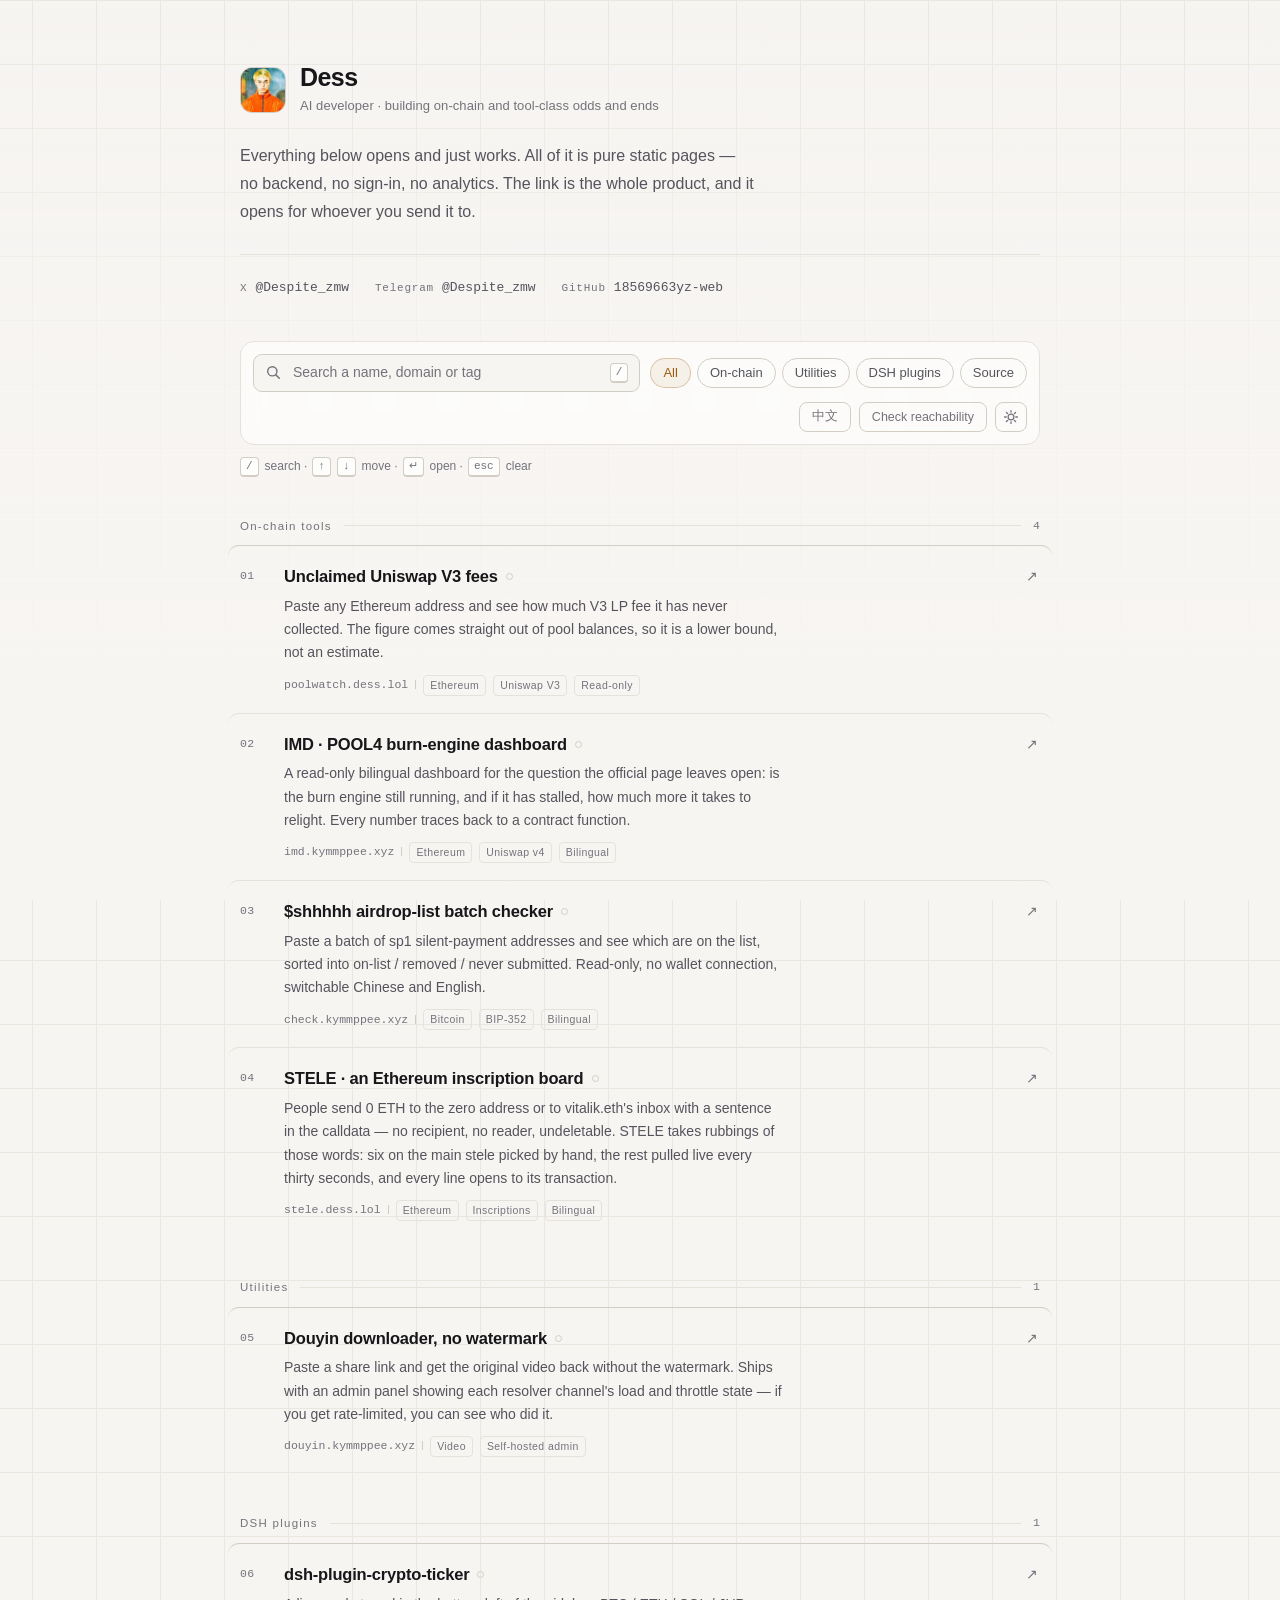
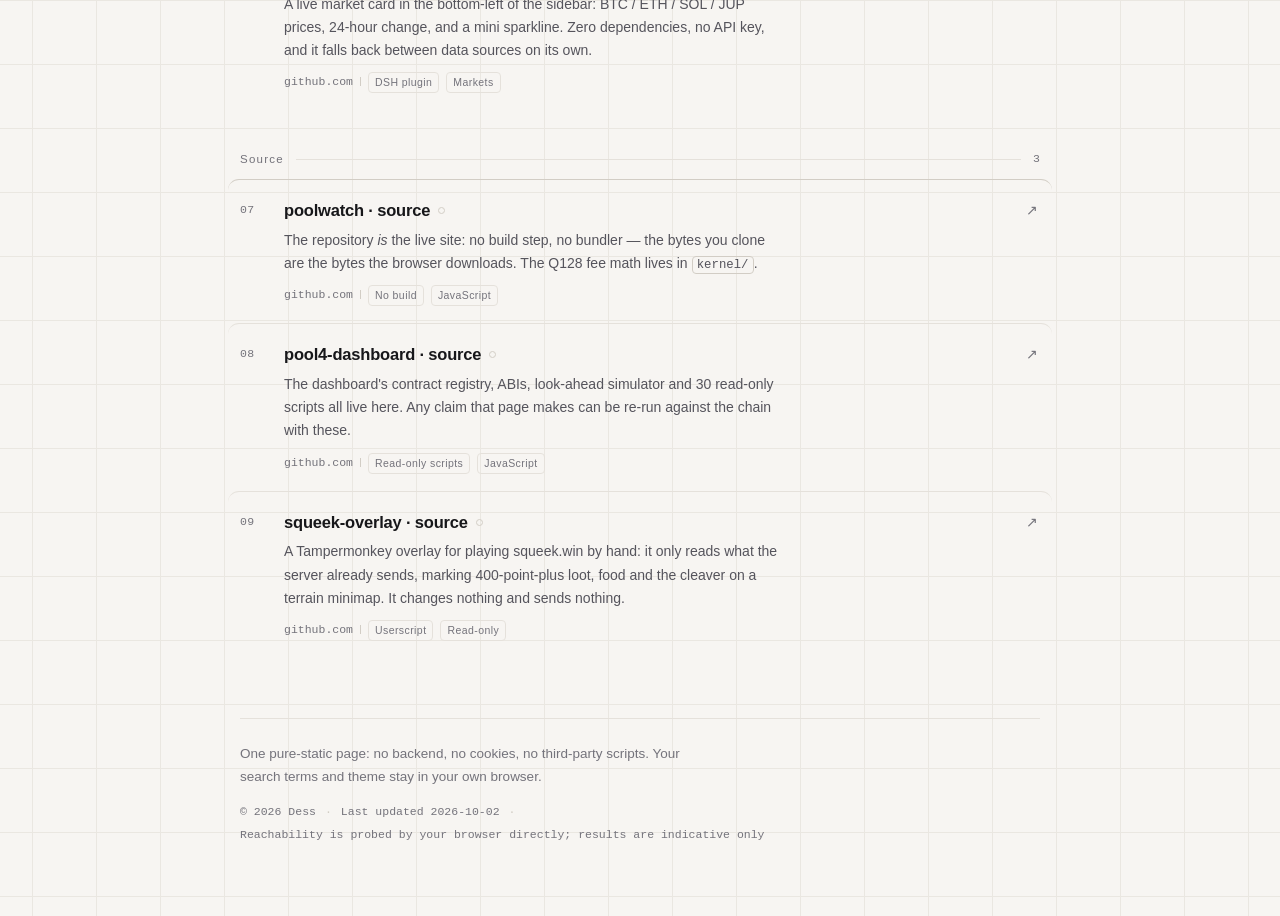
<file: index.html>
<!doctype html>
<html lang="zh-CN" data-lang="zh" data-theme="dark"
      data-doc-title-zh="Dess · 工具索引"
      data-doc-title-en="Dess · Tool Index"
      data-doc-desc-zh="Dess 做过的工具和站点：链上只读工具、实用小工具、DeepSeek Harness 插件。全部纯静态，打开就能用。"
      data-doc-desc-en="Tools and sites by Dess: read-only on-chain utilities, small practical tools, and DeepSeek Harness plugins. All pure static — open and use.">
<head>
<meta charset="utf-8">
<meta name="viewport" content="width=device-width, initial-scale=1">

<title>Dess · 工具索引</title>
<meta name="description" content="Dess 做过的工具和站点：链上只读工具、实用小工具、DeepSeek Harness 插件。全部纯静态，打开就能用。">

<link rel="canonical" href="https://dess.lol/">
<link rel="alternate" hreflang="zh-CN" href="https://dess.lol/">
<link rel="alternate" hreflang="en" href="https://dess.lol/?lang=en">
<link rel="alternate" hreflang="x-default" href="https://dess.lol/">
<meta name="color-scheme" content="dark light">
<meta name="theme-color" content="#0b0b0d" media="(prefers-color-scheme: dark)">
<meta name="theme-color" content="#f7f5f2" media="(prefers-color-scheme: light)">

<meta property="og:type" content="website">
<meta property="og:site_name" content="Dess">
<meta property="og:locale" content="zh_CN">
<meta property="og:locale:alternate" content="en_US">
<meta property="og:title" content="Dess · 工具索引">
<meta property="og:description" content="链上只读工具、实用小工具、DeepSeek Harness 插件。全部纯静态，打开就能用。">
<meta property="og:url" content="https://dess.lol/">
<meta property="og:image" content="https://dess.lol/og.png">
<meta property="og:image:width" content="1200">
<meta property="og:image:height" content="630">

<meta name="twitter:card" content="summary_large_image">
<meta name="twitter:site" content="@Despite_zmw">
<meta name="twitter:creator" content="@Despite_zmw">
<meta name="twitter:title" content="Dess · 工具索引">
<meta name="twitter:description" content="链上只读工具、实用小工具、DeepSeek Harness 插件。全部纯静态，打开就能用。">
<meta name="twitter:image" content="https://dess.lol/og.png">

<link rel="icon" href="favicon.svg" type="image/svg+xml">
<link rel="apple-touch-icon" href="favicon.svg">
<link rel="stylesheet" href="styles.css">
<script src="boot.js"></script>
</head>

<body>
<a class="skip" href="#entries"><span data-l="zh">跳到列表</span><span data-l="en">Skip to list</span></a>

<div class="page">

  <!-- ── 抬头 ─────────────────────────────────────────── -->
  <header class="masthead">
    <div class="who">
      <span class="mark" aria-hidden="true">
        <img src="avatar.jpg" alt="" width="46" height="46" decoding="async">
      </span>
      <span class="who-text">
        <h1>Dess</h1>
        <p class="role"><span data-l="zh">AI 开发者 · 做链上和工具类的小东西</span><span data-l="en">AI developer · building on-chain and tool-class odds and ends</span></p>
      </span>
    </div>

    <p class="lede"><span data-l="zh">下面每一个都能直接打开用。全部是纯静态页面——没有后端、不用登录、不埋统计。链接就是全部，分享给谁都能打开。</span><span data-l="en">Everything below opens and just works. All of it is pure static pages — no backend, no sign-in, no analytics. The link is the whole product, and it opens for whoever you send it to.</span></p>

    <nav class="contact" data-aria-zh="联系方式" data-aria-en="Contact">
      <a href="https://x.com/Despite_zmw" target="_blank" rel="me noopener">
        <span class="k">X</span><span class="v">@Despite_zmw</span>
      </a>
      <a href="https://t.me/Despite_zmw" target="_blank" rel="me noopener">
        <span class="k">Telegram</span><span class="v">@Despite_zmw</span>
      </a>
      <a href="https://github.com/18569663yz-web" target="_blank" rel="me noopener">
        <span class="k">GitHub</span><span class="v">18569663yz-web</span>
      </a>
    </nav>
  </header>

  <!-- ── 工具条 ───────────────────────────────────────── -->
  <div class="bar">
    <div class="field">
      <label class="search" for="q">
        <svg class="mag" viewBox="0 0 20 20" aria-hidden="true">
          <circle cx="8.6" cy="8.6" r="5.4" fill="none" stroke="currentColor" stroke-width="1.7"/>
          <path d="m12.8 12.8 4 4" fill="none" stroke="currentColor" stroke-width="1.7" stroke-linecap="round"/>
        </svg>
        <input id="q" type="search" autocomplete="off" spellcheck="false"
               placeholder="搜名字、域名或标签"
               aria-label="搜索站点"
               data-ph-zh="搜名字、域名或标签"   data-ph-en="Search a name, domain or tag"
               data-aria-zh="搜索站点"           data-aria-en="Search sites">
        <kbd class="hint">/</kbd>
      </label>
      <button id="clear" class="clear" type="button" hidden
              aria-label="清空搜索"
              data-aria-zh="清空搜索" data-aria-en="Clear search">×</button>
    </div>

    <div class="chips" role="group" aria-label="按分类筛选"
         data-aria-zh="按分类筛选" data-aria-en="Filter by category">
      <button class="chip" type="button" data-cat="all"   aria-pressed="true" ><span data-l="zh">全部</span><span data-l="en">All</span></button>
      <button class="chip" type="button" data-cat="chain" aria-pressed="false"><span data-l="zh">链上</span><span data-l="en">On-chain</span></button>
      <button class="chip" type="button" data-cat="tool"  aria-pressed="false"><span data-l="zh">工具</span><span data-l="en">Utilities</span></button>
      <button class="chip" type="button" data-cat="dsh"   aria-pressed="false"><span data-l="zh">DSH 插件</span><span data-l="en">DSH plugins</span></button>
      <button class="chip" type="button" data-cat="src"   aria-pressed="false"><span data-l="zh">源码</span><span data-l="en">Source</span></button>
    </div>

    <div class="bar-end">
      <button id="lang" class="ghost" type="button" aria-label="Switch language">EN</button>
      <button id="probe" class="ghost" type="button"
              title="逐个探测这些站点现在通不通"
              data-title-zh="逐个探测这些站点现在通不通"
              data-title-en="Probe each of these sites right now"><span id="probe-label">检查可达性</span></button>
      <button id="theme" class="ghost icon" type="button" aria-label="切换深浅色"
              data-aria-zh="切换深浅色" data-aria-en="Toggle light or dark mode">
        <svg class="sun" viewBox="0 0 20 20" aria-hidden="true">
          <circle cx="10" cy="10" r="3.6" fill="none" stroke="currentColor" stroke-width="1.6"/>
          <path d="M10 2v2M10 16v2M2 10h2M16 10h2M4.3 4.3l1.4 1.4M14.3 14.3l1.4 1.4M15.7 4.3l-1.4 1.4M5.7 14.3l-1.4 1.4"
                stroke="currentColor" stroke-width="1.6" stroke-linecap="round"/>
        </svg>
        <svg class="moon" viewBox="0 0 20 20" aria-hidden="true">
          <path d="M16.4 12.3A7 7 0 0 1 7.7 3.6a7 7 0 1 0 8.7 8.7Z"
                fill="none" stroke="currentColor" stroke-width="1.6" stroke-linejoin="round"/>
        </svg>
      </button>
    </div>
  </div>

  <p class="hint-line" id="hint-line">
    <span data-l="zh"><kbd>/</kbd> 搜索 · <kbd>↑</kbd><kbd>↓</kbd> 选择 · <kbd>↵</kbd> 打开 · <kbd>esc</kbd> 清空</span>
    <span data-l="en"><kbd>/</kbd> search · <kbd>↑</kbd><kbd>↓</kbd> move · <kbd>↵</kbd> open · <kbd>esc</kbd> clear</span>
  </p>

  <!-- ── 列表 ─────────────────────────────────────────── -->
  <main id="entries">

    <section class="group" data-group="chain">
      <h2 class="group-head"><span class="g-name"><span data-l="zh">链上工具</span><span data-l="en">On-chain tools</span></span><i class="g-line"></i><span class="g-count">4</span></h2>

      <a class="entry" href="https://poolwatch.dess.lol" target="_blank" rel="noopener"
         data-cat="chain"
         data-search="uniswap v3 未领取手续费 poolwatch dess.lol 以太坊 eth 链上 只读 流动性 lp"
         data-search-en="uniswap v3 unclaimed fees poolwatch dess.lol ethereum eth on-chain read-only liquidity lp">
        <span class="no">01</span>
        <span class="body">
          <span class="top">
            <span class="title"><span data-l="zh">Uniswap V3 未领取手续费</span><span data-l="en">Unclaimed Uniswap V3 fees</span></span>
            <span class="dot" data-state="unknown"></span>
          </span>
          <span class="desc"><span data-l="zh">输入任意以太坊地址，看它从没领过的 V3 LP 手续费有多少。数字直接由池子余额算出来，所以给的是下限，不是估算。</span><span data-l="en">Paste any Ethereum address and see how much V3 LP fee it has never collected. The figure comes straight out of pool balances, so it is a lower bound, not an estimate.</span></span>
          <span class="meta">
            <span class="host">poolwatch.dess.lol</span>
            <span class="tag"><span data-l="zh">以太坊</span><span data-l="en">Ethereum</span></span><span class="tag"><span data-l="zh">Uniswap V3</span><span data-l="en">Uniswap V3</span></span><span class="tag"><span data-l="zh">只读</span><span data-l="en">Read-only</span></span>
          </span>
        </span>
        <span class="go" aria-hidden="true">↗</span>
      </a>

      <a class="entry" href="https://imd.kymmppee.xyz" target="_blank" rel="noopener"
         data-cat="chain"
         data-search="imd pool4 烧毁引擎 仪表盘 kymmppee 以太坊 uniswap v4 双语 只读 burn"
         data-search-en="imd pool4 burn engine dashboard kymmppee ethereum uniswap v4 bilingual read-only burn">
        <span class="no">02</span>
        <span class="body">
          <span class="top">
            <span class="title"><span data-l="zh">IMD · POOL4 烧毁引擎仪表盘</span><span data-l="en">IMD · POOL4 burn-engine dashboard</span></span>
            <span class="dot" data-state="unknown"></span>
          </span>
          <span class="desc"><span data-l="zh">只读双语仪表盘，回答官方页面没回答的问题：烧毁引擎还在工作吗，停了的话还差多少重新点火。每个数字都能溯源到合约函数。</span><span data-l="en">A read-only bilingual dashboard for the question the official page leaves open: is the burn engine still running, and if it has stalled, how much more it takes to relight. Every number traces back to a contract function.</span></span>
          <span class="meta">
            <span class="host">imd.kymmppee.xyz</span>
            <span class="tag"><span data-l="zh">以太坊</span><span data-l="en">Ethereum</span></span><span class="tag"><span data-l="zh">Uniswap v4</span><span data-l="en">Uniswap v4</span></span><span class="tag"><span data-l="zh">中英双语</span><span data-l="en">Bilingual</span></span>
          </span>
        </span>
        <span class="go" aria-hidden="true">↗</span>
      </a>

      <a class="entry" href="https://check.kymmppee.xyz" target="_blank" rel="noopener"
         data-cat="chain"
         data-search="shhhhh 空投 名单 sp1 静默支付 比特币 bip-352 批量 查询 白名单 kymmppee check 在册 被移除"
         data-search-en="shhhhh airdrop list sp1 silent payments bitcoin bip-352 batch check whitelist kymmppee on-list removed">
        <span class="no">03</span>
        <span class="body">
          <span class="top">
            <span class="title"><span data-l="zh">$shhhhh 空投名单批量查询</span><span data-l="en">$shhhhh airdrop-list batch checker</span></span>
            <span class="dot" data-state="unknown"></span>
          </span>
          <span class="desc"><span data-l="zh">一次粘一批 sp1 静默支付地址，看哪些在名单上，按在册 / 被移除 / 没提交过分好类。只读、不连钱包，中英双语可切换。</span><span data-l="en">Paste a batch of sp1 silent-payment addresses and see which are on the list, sorted into on-list / removed / never submitted. Read-only, no wallet connection, switchable Chinese and English.</span></span>
          <span class="meta">
            <span class="host">check.kymmppee.xyz</span>
            <span class="tag"><span data-l="zh">比特币</span><span data-l="en">Bitcoin</span></span><span class="tag"><span data-l="zh">BIP-352</span><span data-l="en">BIP-352</span></span><span class="tag"><span data-l="zh">中英双语</span><span data-l="en">Bilingual</span></span>
          </span>
        </span>
        <span class="go" aria-hidden="true">↗</span>
      </a>

      <a class="entry" href="https://stele.dess.lol" target="_blank" rel="noopener"
         data-cat="chain"
         data-search="碑林 stele 以太坊 铭文 留言 零地址 vitalik 主网 链上 只读 拓片 日记 刻字 dess"
         data-search-en="stele inscription ethereum message zero address vitalik mainnet on-chain read-only rubbing diary carve dess">
        <span class="no">04</span>
        <span class="body">
          <span class="top">
            <span class="title"><span data-l="zh">碑林 · 以太坊留言看板</span><span data-l="en">STELE · an Ethereum inscription board</span></span>
            <span class="dot" data-state="unknown"></span>
          </span>
          <span class="desc"><span data-l="zh">有人往零地址、往 vitalik.eth 的收件箱转 0 ETH，把一句话塞进交易的 calldata——没有收件人、没有读者、删不掉。碑林把这些字拓下来：主碑六条是人手挑的，刻痕每三十秒补拉一次，每一条都能点开验证。</span><span data-l="en">People send 0 ETH to the zero address or to vitalik.eth's inbox with a sentence in the calldata — no recipient, no reader, undeletable. STELE takes rubbings of those words: six on the main stele picked by hand, the rest pulled live every thirty seconds, and every line opens to its transaction.</span></span>
          <span class="meta">
            <span class="host">stele.dess.lol</span>
            <span class="tag"><span data-l="zh">以太坊</span><span data-l="en">Ethereum</span></span><span class="tag"><span data-l="zh">铭文</span><span data-l="en">Inscriptions</span></span><span class="tag"><span data-l="zh">中英双语</span><span data-l="en">Bilingual</span></span>
          </span>
        </span>
        <span class="go" aria-hidden="true">↗</span>
      </a>
    </section>

    <section class="group" data-group="tool">
      <h2 class="group-head"><span class="g-name"><span data-l="zh">实用工具</span><span data-l="en">Utilities</span></span><i class="g-line"></i><span class="g-count">1</span></h2>

      <a class="entry" href="https://douyin.kymmppee.xyz" target="_blank" rel="noopener"
         data-cat="tool"
         data-search="抖音 去水印 无水印 下载 视频 douyin kymmppee 工具 nowm"
         data-search-en="douyin watermark watermark-free download video kymmppee tool nowm">
        <span class="no">05</span>
        <span class="body">
          <span class="top">
            <span class="title"><span data-l="zh">抖音无水印下载</span><span data-l="en">Douyin downloader, no watermark</span></span>
            <span class="dot" data-state="unknown"></span>
          </span>
          <span class="desc"><span data-l="zh">粘贴分享链接，直接拿到无水印的原视频。带后台，能看每条解析通道的用量和限流状态——被限了也知道是被谁限的。</span><span data-l="en">Paste a share link and get the original video back without the watermark. Ships with an admin panel showing each resolver channel's load and throttle state — if you get rate-limited, you can see who did it.</span></span>
          <span class="meta">
            <span class="host">douyin.kymmppee.xyz</span>
            <span class="tag"><span data-l="zh">视频</span><span data-l="en">Video</span></span><span class="tag"><span data-l="zh">自建后台</span><span data-l="en">Self-hosted admin</span></span>
          </span>
        </span>
        <span class="go" aria-hidden="true">↗</span>
      </a>
    </section>

    <section class="group" data-group="dsh">
      <h2 class="group-head"><span class="g-name"><span data-l="zh">DSH 插件</span><span data-l="en">DSH plugins</span></span><i class="g-line"></i><span class="g-count">1</span></h2>

      <a class="entry" href="https://github.com/18569663yz-web/dsh-plugin-crypto-ticker" target="_blank" rel="noopener"
         data-cat="dsh"
         data-search="crypto ticker 行情 插件 侧边栏 btc eth sol jup 零依赖 dsh 价格 走势图"
         data-search-en="crypto ticker markets plugin sidebar btc eth sol jup zero-dependency dsh price sparkline">
        <span class="no">06</span>
        <span class="body">
          <span class="top">
            <span class="title"><span data-l="zh">dsh-plugin-crypto-ticker</span><span data-l="en">dsh-plugin-crypto-ticker</span></span>
            <span class="dot" data-state="unknown"></span>
          </span>
          <span class="desc"><span data-l="zh">侧边栏左下角的实时行情卡片：BTC / ETH / SOL / JUP 的价格、24 小时涨跌和迷你走势。零依赖、免密钥，数据源自动降级。</span><span data-l="en">A live market card in the bottom-left of the sidebar: BTC / ETH / SOL / JUP prices, 24-hour change, and a mini sparkline. Zero dependencies, no API key, and it falls back between data sources on its own.</span></span>
          <span class="meta">
            <span class="host">github.com</span>
            <span class="tag"><span data-l="zh">DSH 插件</span><span data-l="en">DSH plugin</span></span><span class="tag"><span data-l="zh">行情</span><span data-l="en">Markets</span></span>
          </span>
        </span>
        <span class="go" aria-hidden="true">↗</span>
      </a>
    </section>

    <section class="group" data-group="src">
      <h2 class="group-head"><span class="g-name"><span data-l="zh">源码</span><span data-l="en">Source</span></span><i class="g-line"></i><span class="g-count">3</span></h2>

      <a class="entry" href="https://github.com/18569663yz-web/poolwatch" target="_blank" rel="noopener"
         data-cat="src"
         data-search="poolwatch 源码 仓库 github site app.js kernel keccak rpc v3fees"
         data-search-en="poolwatch source repository github site app.js kernel keccak rpc v3fees">
        <span class="no">07</span>
        <span class="body">
          <span class="top">
            <span class="title"><span data-l="zh">poolwatch · 源码</span><span data-l="en">poolwatch · source</span></span>
            <span class="dot" data-state="unknown"></span>
          </span>
          <span class="desc"><span data-l="zh">仓库本身就是线上站点：没有构建步骤、没有打包器，你 clone 到的字节和浏览器下载到的完全一致。手续费那套 Q128 数学在 <code>kernel/</code> 里。</span><span data-l="en">The repository <em>is</em> the live site: no build step, no bundler — the bytes you clone are the bytes the browser downloads. The Q128 fee math lives in <code>kernel/</code>.</span></span>
          <span class="meta">
            <span class="host">github.com</span>
            <span class="tag"><span data-l="zh">无构建</span><span data-l="en">No build</span></span><span class="tag"><span data-l="zh">JavaScript</span><span data-l="en">JavaScript</span></span>
          </span>
        </span>
        <span class="go" aria-hidden="true">↗</span>
      </a>

      <a class="entry" href="https://github.com/18569663yz-web/pool4-dashboard" target="_blank" rel="noopener"
         data-cat="src"
         data-search="pool4 dashboard 源码 仓库 github imd 合约 abi 双语 快照"
         data-search-en="pool4 dashboard source repository github imd contracts abi bilingual snapshot">
        <span class="no">08</span>
        <span class="body">
          <span class="top">
            <span class="title"><span data-l="zh">pool4-dashboard · 源码</span><span data-l="en">pool4-dashboard · source</span></span>
            <span class="dot" data-state="unknown"></span>
          </span>
          <span class="desc"><span data-l="zh">仪表盘的合约注册表、ABI、前瞻模拟器和 30 个只读脚本都在这里。页面上任何一条断言，都能拿这些脚本回链上重跑一遍。</span><span data-l="en">The dashboard's contract registry, ABIs, look-ahead simulator and 30 read-only scripts all live here. Any claim that page makes can be re-run against the chain with these.</span></span>
          <span class="meta">
            <span class="host">github.com</span>
            <span class="tag"><span data-l="zh">只读脚本</span><span data-l="en">Read-only scripts</span></span><span class="tag"><span data-l="zh">JavaScript</span><span data-l="en">JavaScript</span></span>
          </span>
        </span>
        <span class="go" aria-hidden="true">↗</span>
      </a>

      <a class="entry" href="https://github.com/18569663yz-web/squeek-overlay" target="_blank" rel="noopener"
         data-cat="src"
         data-search="squeek overlay 源码 仓库 github 油猴 脚本 透视 标记 squeek.win 仓鼠 游戏 小地图"
         data-search-en="squeek overlay source repository github userscript tampermonkey overlay squeek.win hamster game markers minimap">
        <span class="no">09</span>
        <span class="body">
          <span class="top">
            <span class="title"><span data-l="zh">squeek-overlay · 源码</span><span data-l="en">squeek-overlay · source</span></span>
            <span class="dot" data-state="unknown"></span>
          </span>
          <span class="desc"><span data-l="zh">给 squeek.win 手动游玩的油猴透视标记脚本：只读服务器本来就下发的数据，只标 400 分以上物品、食物和砍刀，带地形小地图。不改任何数值，不发任何请求。</span><span data-l="en">A Tampermonkey overlay for playing squeek.win by hand: it only reads what the server already sends, marking 400-point-plus loot, food and the cleaver on a terrain minimap. It changes nothing and sends nothing.</span></span>
          <span class="meta">
            <span class="host">github.com</span>
            <span class="tag"><span data-l="zh">油猴脚本</span><span data-l="en">Userscript</span></span><span class="tag"><span data-l="zh">只读</span><span data-l="en">Read-only</span></span>
          </span>
        </span>
        <span class="go" aria-hidden="true">↗</span>
      </a>
    </section>

  </main>

  <p class="none" id="none" hidden><span data-l="zh">没有匹配的条目。换个词，或者点「全部」。</span><span data-l="en">Nothing matched. Try another word, or hit “All”.</span></p>

  <!-- ── 页脚 ─────────────────────────────────────────── -->
  <footer class="foot">
    <p class="foot-note"><span data-l="zh">纯静态单页：没有后端、没有 Cookie、没有第三方脚本。搜索词和主题只存在你自己的浏览器里。</span><span data-l="en">One pure-static page: no backend, no cookies, no third-party scripts. Your search terms and theme stay in your own browser.</span></p>
    <p class="foot-meta">
      <span>© <span id="year">2026</span> Dess</span>
      <span class="sep">·</span>
      <span><span data-l="zh">最后更新 </span><span data-l="en">Last updated </span><time datetime="2026-10-02">2026-10-02</time></span>
      <span class="sep">·</span>
      <span id="probe-note"></span>
    </p>
  </footer>

</div>

<script src="app.js"></script>
</body>
</html>
</file>
<file: styles.css>
/* ============================================================================
   Dess · 工具索引
   单文件样式表。没有外部字体、没有第三方脚本、没有图片请求。
   ========================================================================== */

/* ── 设计变量 ───────────────────────────────────────────────────────────── */
:root {
  color-scheme: dark;

  --bg:            #0b0b0d;
  --bg-lift:       #121216;
  --ink:           #eceae6;
  --ink-2:         #a4a3aa;
  --ink-3:         #6c6b75;
  --line:          #1e1e25;
  --line-2:        #2c2c36;
  --grid:          #16161b;
  --accent:        #e0a45c;
  --accent-soft:   rgba(224, 164, 92, .09);
  --accent-line:   rgba(224, 164, 92, .34);
  --ok:            #63c084;
  --bad:           #d97066;

  --sans: -apple-system, BlinkMacSystemFont, "Segoe UI", "PingFang SC",
          "Hiragino Sans GB", "Microsoft YaHei", "Source Han Sans SC", sans-serif;
  --mono: ui-monospace, "SF Mono", "JetBrains Mono", "Cascadia Mono", Menlo,
          Consolas, "Liberation Mono", monospace;

  --maxw: 800px;
  --ease: cubic-bezier(.22, .61, .36, 1);
}

:root[data-theme="light"] {
  color-scheme: light;

  --bg:            #f7f5f2;
  --bg-lift:       #fdfdfc;
  --ink:           #17171a;
  --ink-2:         #55545c;
  --ink-3:         #74737b;
  --line:          #e5e1db;
  --line-2:        #d2cdc5;
  --grid:          #eae7e1;
  --accent:        #9d5c0c;
  --accent-soft:   rgba(157, 92, 12, .07);
  --accent-line:   rgba(157, 92, 12, .30);
  --ok:            #2f8f4e;
  --bad:           #b8453c;
}

/* ── 基础 ───────────────────────────────────────────────────────────────── */
*, *::before, *::after { box-sizing: border-box; }

html { -webkit-text-size-adjust: 100%; }

body {
  margin: 0;
  padding: 0 24px;
  background-color: var(--bg);
  /* 极淡的网格：给纯色背景一点手作的质地，不仔细看看不出来 */
  background-image:
    linear-gradient(to right,  var(--grid) 1px, transparent 1px),
    linear-gradient(to bottom, var(--grid) 1px, transparent 1px);
  background-size: 64px 64px;
  background-position: center top;
  color: var(--ink);
  font-family: var(--sans);
  font-size: 15.5px;
  line-height: 1.62;
  -webkit-font-smoothing: antialiased;
  -moz-osx-font-smoothing: grayscale;
  text-rendering: optimizeLegibility;
}

/* 网格只在顶部显形，往下化开 */
body::before {
  content: "";
  position: fixed;
  inset: 0;
  pointer-events: none;
  z-index: 0;
  background: linear-gradient(to bottom,
              transparent 0,
              color-mix(in srgb, var(--bg) 72%, transparent) 340px,
              var(--bg) 760px);
}

.page { position: relative; z-index: 1; max-width: var(--maxw); margin: 0 auto; }

::selection { background: var(--accent-line); color: var(--ink); }

a { color: inherit; text-decoration: none; }

:focus-visible {
  outline: 2px solid var(--accent);
  outline-offset: 3px;
  border-radius: 3px;
}

code {
  font-family: var(--mono);
  font-size: .88em;
  padding: .1em .34em;
  border: 1px solid var(--line-2);
  border-radius: 4px;
  color: var(--ink-2);
  white-space: nowrap;
}

kbd {
  font-family: var(--mono);
  font-size: 11px;
  line-height: 1;
  min-width: 18px;
  padding: 3px 5px;
  display: inline-flex;
  align-items: center;
  justify-content: center;
  border: 1px solid var(--line-2);
  border-bottom-width: 2px;
  border-radius: 4px;
  color: var(--ink-3);
  background: var(--bg-lift);
}

/* ── 语言 ───────────────────────────────────────────────────────────────────
   中英两套文案都写在页面里，靠 <html data-lang> 选一套显示。这么做的好处：
   语言在首次绘制之前就定好了（boot.js 在 <head> 里同步跑），不会先出中文
   再跳成英文；关掉 JS 也照样能看；切换是纯 CSS，立刻生效不用重排 DOM。
   data-l 标的是"这段文字属于哪个语言"。 */
:root[data-lang="zh"] [data-l="en"],
:root[data-lang="en"] [data-l="zh"] { display: none !important; }

/* 快捷键提示那行是 flex + gap 排的。让可见的那一半"消失"，里面的 kbd 和
   文字就能直接当 .hint-line 的子项，间距和以前完全一样。 */
.hint-line > [data-l] { display: contents; }

.skip {
  position: absolute;
  left: -9999px;
}
.skip:focus {
  left: 12px; top: 12px; z-index: 10;
  padding: 8px 14px;
  background: var(--accent); color: #0b0b0d;
  border-radius: 6px; font-size: 13px;
}

/* ── 抬头 ───────────────────────────────────────────────────────────────── */
.masthead { padding: 64px 0 0; }

.who { display: flex; align-items: center; gap: 14px; }

.mark {
  display: grid;
  place-items: center;
  width: 46px; height: 46px;
  flex: none;
  border: 1px solid var(--line-2);
  border-radius: 12px;
  color: var(--accent);
  background: var(--bg-lift);
  overflow: hidden;          /* 把头像裁进这枚圆角方框里 */
}
.mark img {
  display: block;
  width: 100%; height: 100%;
  object-fit: cover;
}

.who-text h1 {
  margin: 0;
  font-size: 25px;
  font-weight: 600;
  letter-spacing: -.022em;
  line-height: 1.1;
}

.role {
  margin: 3px 0 0;
  font-size: 13px;
  color: var(--ink-3);
  letter-spacing: .005em;
}

.lede {
  margin: 26px 0 0;
  max-width: 58ch;
  font-size: 16px;
  line-height: 1.75;
  color: var(--ink-2);
  text-wrap: pretty;
}

/* 联系方式：像一排字段，不像社交按钮 */
.contact {
  display: flex;
  flex-wrap: wrap;
  gap: 8px 26px;
  margin-top: 28px;
  padding-top: 22px;
  border-top: 1px solid var(--line);
}

.contact a {
  display: inline-flex;
  align-items: baseline;
  gap: 8px;
  font-family: var(--mono);
  font-size: 13px;
  padding-bottom: 2px;
  border-bottom: 1px solid transparent;
  transition: border-color .18s var(--ease), color .18s var(--ease);
}
.contact a .k { color: var(--ink-3); font-size: 11px; letter-spacing: .07em; }
.contact a .v { color: var(--ink-2); }
.contact a:hover { border-bottom-color: var(--accent-line); }
.contact a:hover .v { color: var(--accent); }

/* ── 工具条 ─────────────────────────────────────────────────────────────── */
.bar {
  display: flex;
  flex-wrap: wrap;
  align-items: center;
  gap: 10px;
  margin-top: 40px;
  padding: 12px;
  border: 1px solid var(--line);
  border-radius: 14px;
  background: color-mix(in srgb, var(--bg-lift) 82%, transparent);
  backdrop-filter: blur(8px);
}

.field { position: relative; flex: 1 1 220px; min-width: 0; }

.search {
  display: flex;
  align-items: center;
  gap: 9px;
  padding: 0 11px;
  height: 38px;
  border: 1px solid var(--line-2);
  border-radius: 9px;
  background: var(--bg);
  transition: border-color .18s var(--ease), box-shadow .18s var(--ease);
}
.search:focus-within {
  border-color: var(--accent-line);
  box-shadow: 0 0 0 3px var(--accent-soft);
}
.mag { width: 17px; height: 17px; flex: none; color: var(--ink-3); }

.search input {
  flex: 1 1 auto;
  min-width: 0;
  border: 0;
  outline: 0;
  background: none;
  color: var(--ink);
  font: inherit;
  font-size: 14px;
}
.search input::placeholder { color: var(--ink-3); }
.search input::-webkit-search-cancel-button { display: none; }

.hint { flex: none; transition: opacity .15s var(--ease); }
/* 输入框里有内容时让位给清除按钮 */
.search[data-filled="1"] .hint { opacity: 0; pointer-events: none; }

.clear {
  position: absolute;
  right: 9px; top: 50%;
  transform: translateY(-50%);
  width: 22px; height: 22px;
  display: grid;
  place-items: center;
  border: 0; border-radius: 50%;
  background: var(--line-2);
  color: var(--ink-2);
  font-size: 15px; line-height: 1;
  cursor: pointer;
  transition: background .15s var(--ease), color .15s var(--ease);
}
.clear:hover { background: var(--line-2); color: var(--ink); }
/* 作者样式里的 display 会盖掉 UA 的 [hidden]{display:none}，必须显式补回来 */
.clear[hidden] { display: none; }

.chips { display: flex; flex-wrap: wrap; gap: 6px; }

.chip {
  height: 30px;
  padding: 0 12px;
  border: 1px solid var(--line-2);
  border-radius: 999px;
  background: none;
  color: var(--ink-2);
  font-family: var(--sans);
  font-size: 13px;
  cursor: pointer;
  white-space: nowrap;
  transition: color .16s var(--ease), border-color .16s var(--ease),
              background-color .16s var(--ease);
}
.chip:hover { color: var(--ink); border-color: var(--ink-3); }
.chip[aria-pressed="true"] {
  color: var(--accent);
  border-color: var(--accent-line);
  background: var(--accent-soft);
}

.bar-end { display: flex; gap: 8px; margin-left: auto; }

.ghost {
  height: 30px;
  padding: 0 12px;
  border: 1px solid var(--line-2);
  border-radius: 8px;
  background: none;
  color: var(--ink-3);
  font-family: var(--sans);
  font-size: 12.5px;
  cursor: pointer;
  white-space: nowrap;
  transition: color .16s var(--ease), border-color .16s var(--ease);
}
.ghost:hover { color: var(--ink); border-color: var(--ink-3); }
.ghost:disabled { opacity: .55; cursor: default; }
.ghost.icon { width: 32px; padding: 0; display: grid; place-items: center; }
.ghost.icon svg { width: 16px; height: 16px; }
.ghost .sun, .ghost .moon { grid-area: 1 / 1; }
:root[data-theme="dark"]  .ghost .sun  { display: none; }
:root[data-theme="light"] .ghost .moon { display: none; }

/* 快捷键提示：小屏没用，藏掉 */
.hint-line {
  margin: 12px 0 0;
  font-size: 12px;
  color: var(--ink-3);
  display: flex;
  align-items: center;
  gap: 5px;
  flex-wrap: wrap;
}
.hint-line kbd { margin-right: 1px; }
@media (max-width: 620px) { .hint-line { display: none; } }

/* ── 分组 ───────────────────────────────────────────────────────────────── */
#entries { margin-top: 40px; }

.group + .group { margin-top: 40px; }
.group[hidden] { display: none; }

.group-head {
  display: flex;
  align-items: center;
  gap: 12px;
  margin: 0 0 10px;
  font-size: 11.5px;
  font-weight: 500;
  letter-spacing: .11em;
  color: var(--ink-3);
}
.g-name { flex: none; }
.g-line { flex: 1 1 auto; height: 1px; background: var(--line); }
.g-count { flex: none; font-family: var(--mono); letter-spacing: 0; }

/* ── 条目 ───────────────────────────────────────────────────────────────── */
.entry {
  position: relative;
  display: grid;
  grid-template-columns: 34px 1fr 22px;
  gap: 0 10px;
  align-items: start;
  padding: 17px 14px 17px 12px;
  margin: 0 -12px;
  border-radius: 11px;
  border-top: 1px solid var(--line);
  transition: background-color .18s var(--ease);
}
.group .entry:first-of-type { border-top-color: var(--line-2); }

/* 左边那道竖条：hover / 键盘选中时从左边滑进来 */
.entry::before {
  content: "";
  position: absolute;
  left: 0; top: 12px; bottom: 12px;
  width: 2px;
  border-radius: 2px;
  background: var(--accent);
  transform: scaleX(0);
  transform-origin: left center;
  transition: transform .22s var(--ease);
}

.entry:hover,
.entry.is-active { background: var(--accent-soft); }
.entry:hover::before,
.entry.is-active::before { transform: scaleX(1); }
.entry[hidden] { display: none; }

.no {
  font-family: var(--mono);
  font-size: 11.5px;
  color: var(--ink-3);
  padding-top: 4px;
  letter-spacing: .02em;
  font-variant-numeric: tabular-nums;
  transition: color .18s var(--ease);
}
.entry:hover .no, .entry.is-active .no { color: var(--accent); }

.body { display: block; min-width: 0; }

.top { display: flex; align-items: center; gap: 8px; }

.title {
  font-size: 16.5px;
  font-weight: 550;
  letter-spacing: -.011em;
  color: var(--ink);
  transition: color .18s var(--ease);
}
.entry:hover .title, .entry.is-active .title { color: var(--accent); }

.dot {
  flex: none;
  width: 7px; height: 7px;
  border-radius: 50%;
  border: 1px solid var(--line-2);
  background: none;
  transition: background-color .2s var(--ease), border-color .2s var(--ease);
}
.dot[data-state="ok"]   { background: var(--ok);  border-color: var(--ok); }
.dot[data-state="bad"]  { background: var(--bad); border-color: var(--bad); }
.dot[data-state="busy"] { background: var(--accent); border-color: var(--accent); animation: pulse 1s ease-in-out infinite; }

@keyframes pulse { 50% { opacity: .3; } }

.desc {
  display: block;
  margin-top: 5px;
  max-width: 64ch;
  font-size: 14px;
  line-height: 1.66;
  color: var(--ink-2);
  text-wrap: pretty;
}

.meta {
  display: flex;
  flex-wrap: wrap;
  align-items: center;
  gap: 7px;
  margin-top: 10px;
}

.host {
  font-family: var(--mono);
  font-size: 11.5px;
  color: var(--ink-3);
}
.host::after {
  content: "";
  display: inline-block;
  width: 1px; height: 9px;
  margin-left: 7px;
  vertical-align: -1px;
  background: var(--line-2);
}

.tag {
  font-size: 10.5px;
  letter-spacing: .04em;
  color: var(--ink-3);
  border: 1px solid var(--line);
  border-radius: 4px;
  padding: 1px 6px;
  white-space: nowrap;
  transition: color .18s var(--ease), border-color .18s var(--ease);
}
.entry:hover .tag { color: var(--ink-2); border-color: var(--line-2); }

.go {
  font-size: 14px;
  color: var(--ink-3);
  text-align: right;
  padding-top: 2px;
  transition: transform .2s var(--ease), color .18s var(--ease);
}
.entry:hover .go, .entry.is-active .go {
  color: var(--accent);
  transform: translate(2px, -2px);
}

/* 过滤后一个都不剩 */
.none {
  margin: 44px 0 0;
  padding: 30px 0;
  border-top: 1px solid var(--line);
  border-bottom: 1px solid var(--line);
  text-align: center;
  font-size: 14px;
  color: var(--ink-3);
}

/* ── 页脚 ───────────────────────────────────────────────────────────────── */
.foot {
  margin-top: 60px;
  padding: 24px 0 72px;
  border-top: 1px solid var(--line);
}

.foot-note {
  margin: 0;
  max-width: 62ch;
  font-size: 13.5px;
  line-height: 1.7;
  color: var(--ink-3);
}

.foot-meta {
  display: flex;
  flex-wrap: wrap;
  gap: 4px 9px;
  margin: 14px 0 0;
  font-family: var(--mono);
  font-size: 11.5px;
  color: var(--ink-3);
}
.foot-meta .sep { color: var(--line-2); }
.foot-meta time { font-variant-numeric: tabular-nums; }

/* ── 窄屏 ───────────────────────────────────────────────────────────────── */
@media (max-width: 620px) {
  body { padding: 0 16px; font-size: 15px; }
  .masthead { padding-top: 40px; }
  .lede { margin-top: 20px; font-size: 15px; }
  .contact { gap: 8px 18px; }

  .bar { margin-top: 28px; }
  .bar-end { margin-left: 0; width: 100%; }

  .entry { grid-template-columns: 26px 1fr 18px; padding: 15px 12px 15px 10px; }
  .title { font-size: 15.5px; }
  .desc { font-size: 13.5px; }
  .foot { padding-bottom: 48px; }
}

/* ── 尊重系统的减弱动效设置 ─────────────────────────────────────────────── */
@media (prefers-reduced-motion: reduce) {
  *, *::before, *::after {
    animation-duration: .001ms !important;
    animation-iteration-count: 1 !important;
    transition-duration: .001ms !important;
  }
}

/* ── 打印：别把深色背景打出来 ───────────────────────────────────────────── */
@media print {
  body { background: none; color: #000; padding: 0; }
  body::before, .bar, .hint-line, .dot, .go { display: none; }
  .entry { break-inside: avoid; border-top-color: #ccc; }
}
</file>
